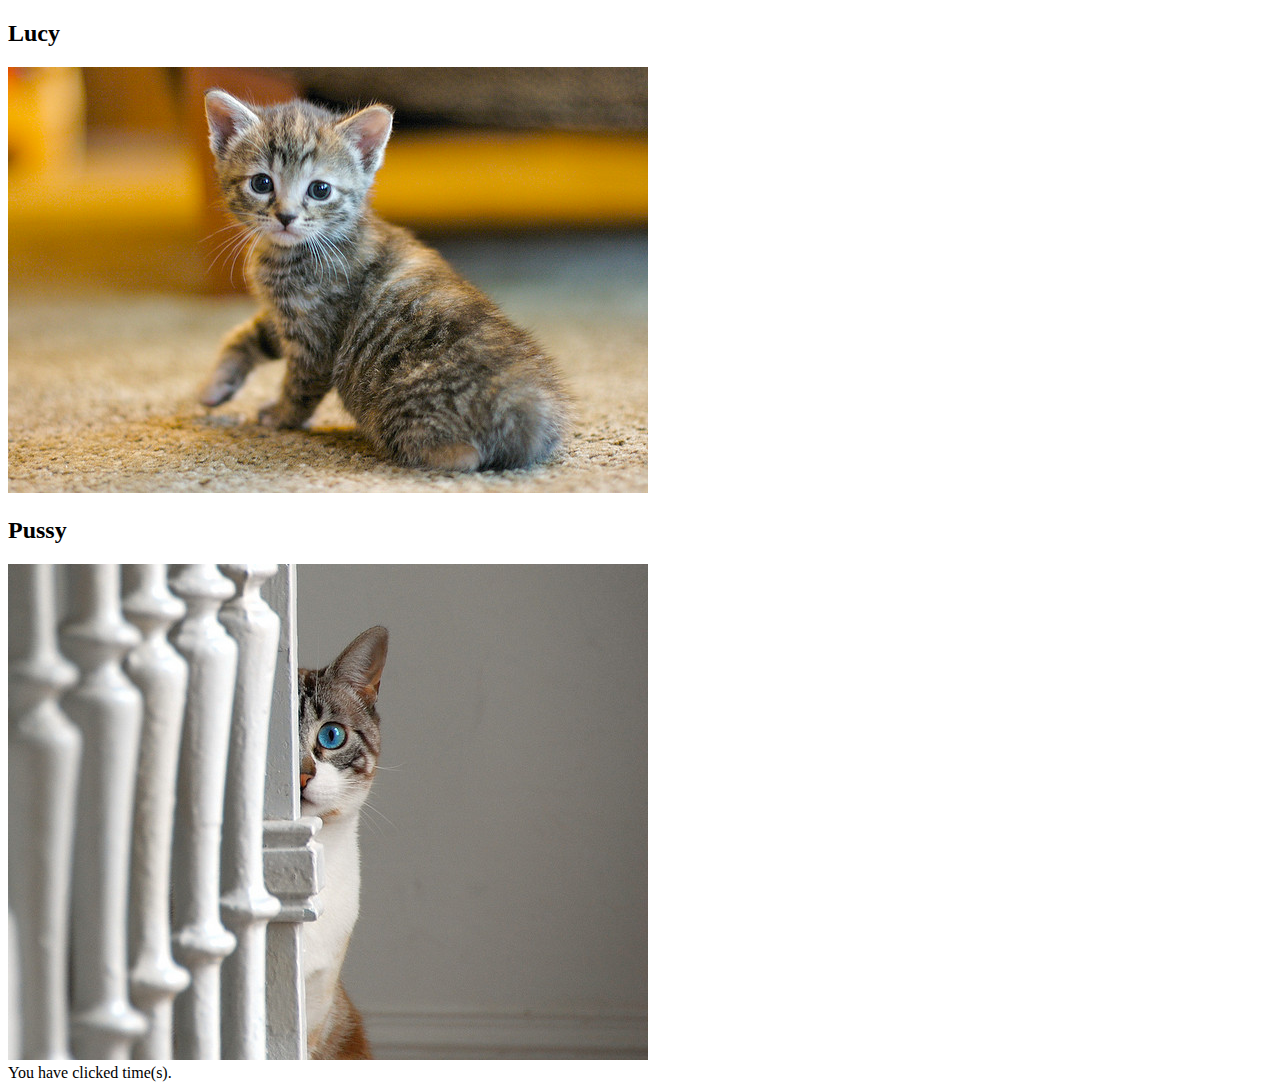
<file: Cat Clicker/index.html>
<!doctype html>
<html>
    <head>
        <meta charset="utf-8">
        <meta http-equiv="X-UA-Compatible" content="IE=edge">
        <title>Cat Clicker</title>
        <meta name="viewport" content="width=device-width, initial-scale=1">


    </head>
    <body>
      <div class="container">
        <div class="cat1">
          <h2 class="name" id="cat1name"></h2>
          <div class="catImg">
            <img src="img/cat1.jpg" alt="">
          </div>
        </div>
        <div class="cat2">
          <h2 class="name" id="cat2name"></h2>
          <div class="catImg">
            <img src="img/cat2.jpg" alt="">
          </div>
        </div>
        <div class="text">
          You have clicked <span class="counter"> </span> time(s).
        </div>
      </div>



      <script src="js/app.js"></script>
    </body>
</file>
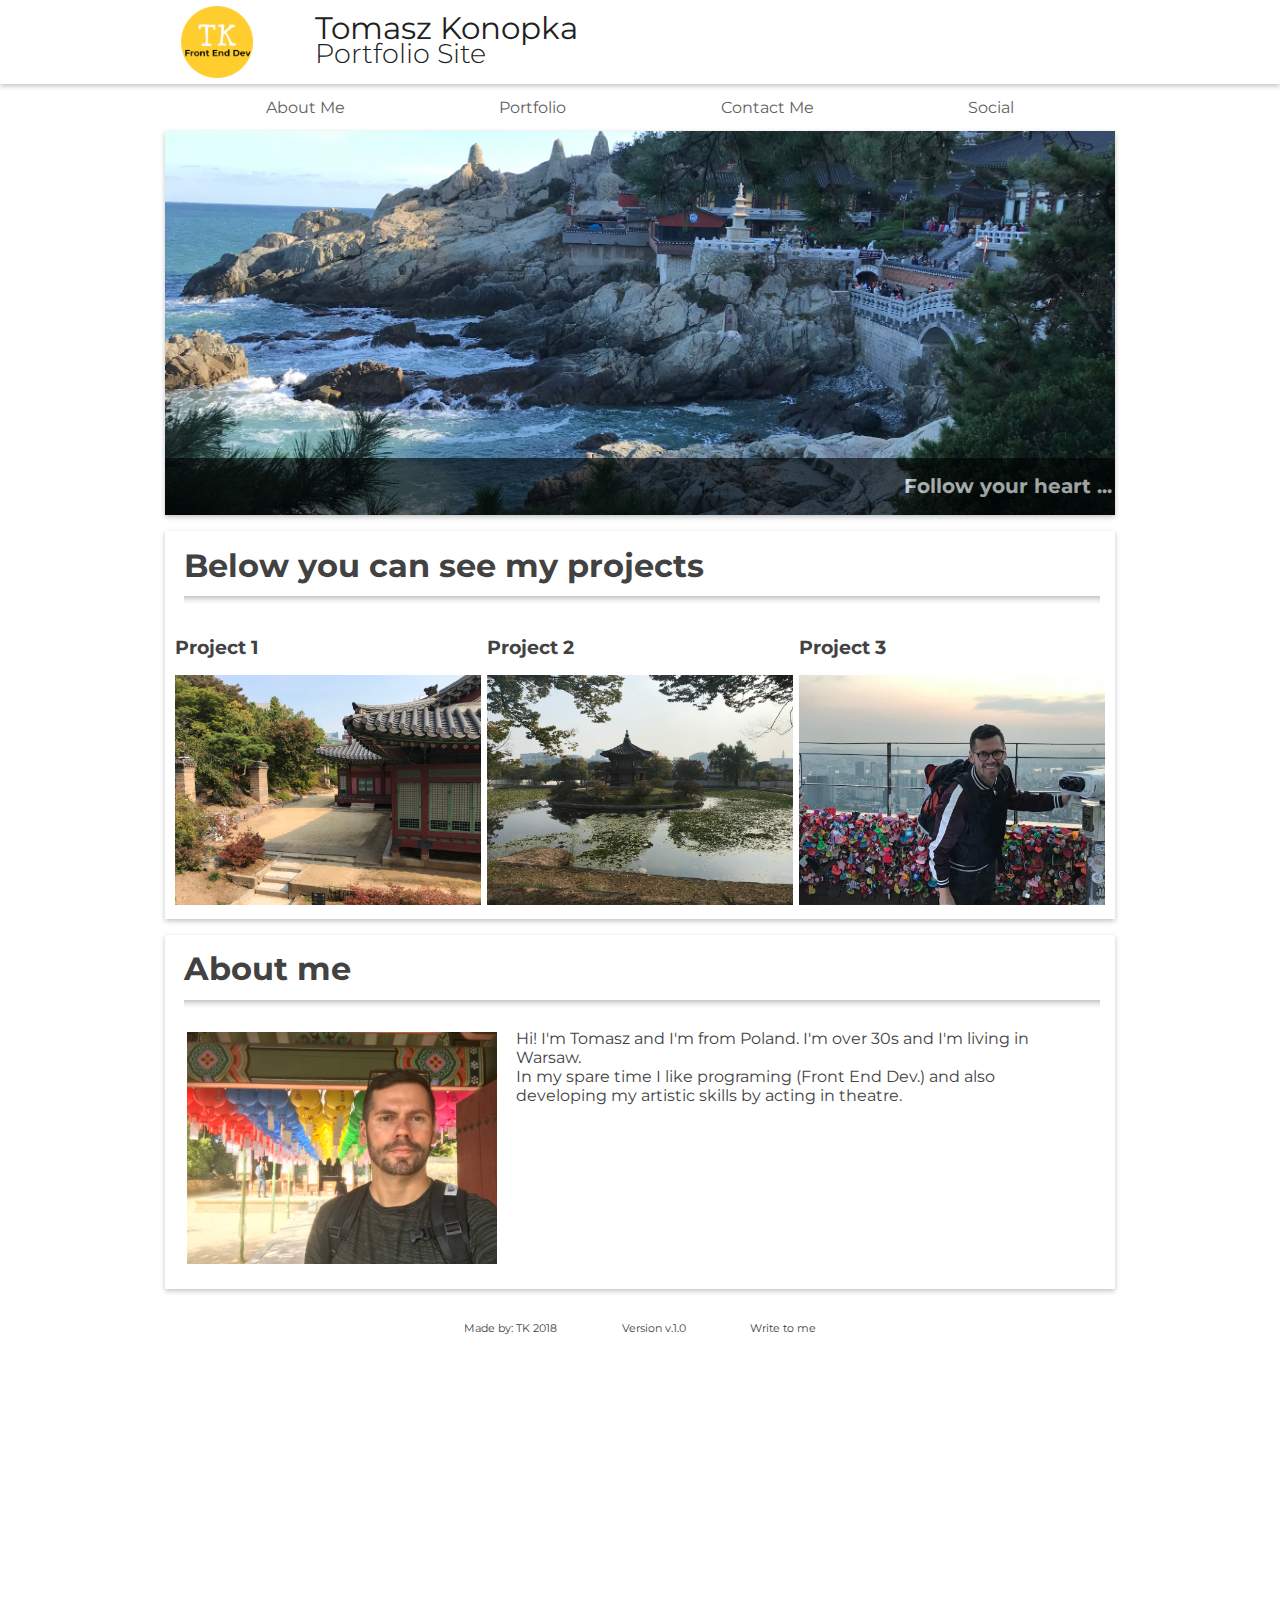
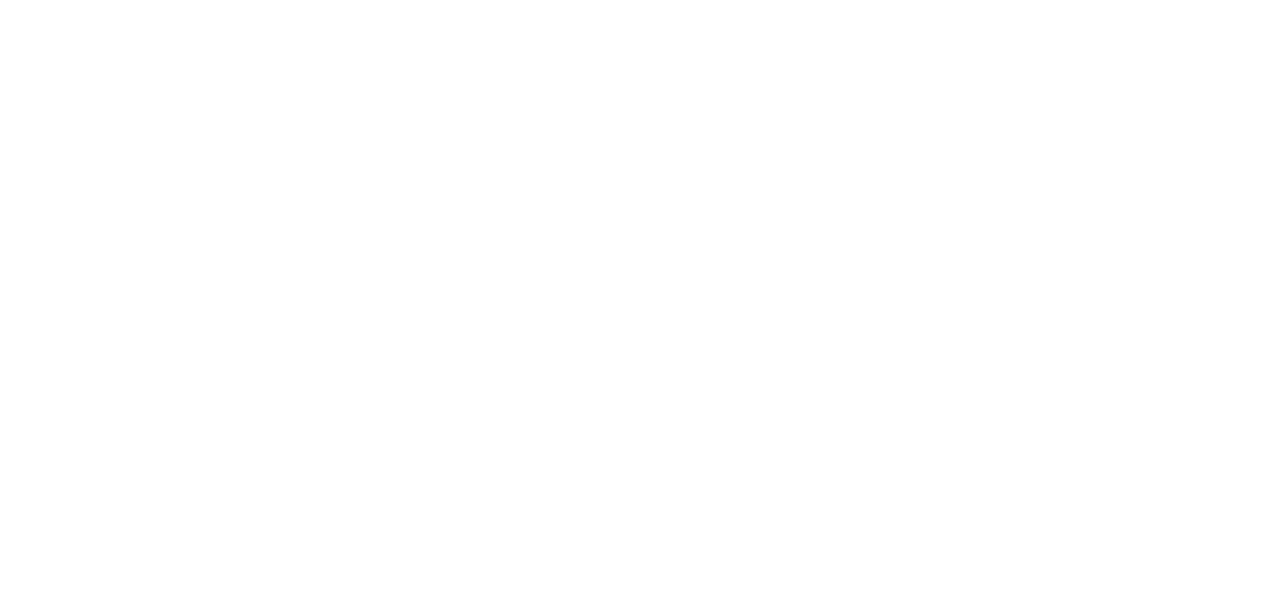
<file: Project 1/index.html>
<!doctype html>
<html lang="en">
  <head>
    <meta charset="utf-8">
    <meta http-equiv="X-UA-Compatible" content="IE=edge">

    <meta name="viewport" content="width=device-width, initial-scale=1.0">
    <title> My Portfolio Site </title>
    <!--adding css stylesheet, js files, fonts, jquery  -->
    <!-- css -->
    <link rel="stylesheet" href="css/style.css">
    <link rel="stylesheet" href="css/rwd.css">
    <!-- dynamic part incl. js -->
    <script src="js/jquery-3.3.1.min.js"></script>
    <script src="js/app.js"></script>
    <!-- font def. -->
    <link href="https://fonts.googleapis.com/css?family=Montserrat:200,300,400,500" rel="stylesheet" type="text/css">


  </head>
  <body>
    <header class="header">
      <div class="header__inner">
        <img src="img/tk_logo.png" class="header__logo" alt="Header logo picture.">
        <div class="header__inner__desc">
          <h1 class="header__title">Tomasz Konopka</h1>
          <h2 class="header__subtitle">Portfolio Site</h2>
        </div>


        <!-- here Im working on menu navigation -->
        <div class="header__menu" id="menu">
          <div class="icon">
            <div class="hamburger">
              <a href="#">
              </a>
            </div>
          </div>



        </div>
      </div>

    </header>
    <!--navigation site  -->
    <nav id="menu_nav" class="nav">
      <ul class="nav__list">
        <li class="nav__item"><a href="#aboutme">About Me</a></li>
        <li class="nav__item"><a href="#projects">Portfolio</a></li>
        <li class="nav__item"><a href="#">Contact Me</a></li>
        <li class="nav__item"><a href="#">Social</a></li>
      </ul>
    </nav>
    <main>
      <section class="content">
        <section class="main__subject">
          <div class="main__promo">
            <div class="main__description">
              <h2>Follow your heart ...</h2>
            </div>
          </div>
        </section>
        <section class="section__head" id="projects">
          <div class="projects__header">
            <h1 class="section__desc">
              Below you can see my projects
            </h1>
            <hr class="section__line">
          </div>
          <div class="content__projects">
            <article class="project">
            <div class="picture__heading">
              <h3>Project 1</h3>
            </div>
            <div class="project__picture">
              <img src="img/project_1_large.jpg" alt="Project 1 picture">
            </div>
            </article>
            <article class="project">
            <div class="picture__heading">
              <h3>Project 2</h3>
            </div>
            <div class="project__picture">
              <img src="img/project_2_large.jpg" alt="Project 2 picture">
            </div>
            </article>
            <article class="project">
            <div class="picture__heading">
              <h3>Project 3</h3>
            </div>
            <div class="project__picture">
              <img src="img/project_3_large.jpg" alt="Project 3 picture">
            </div>
            </article>
          </div>

        </section>
        <section class="section__head" id="aboutme">
          <div class="aboutme__header">
            <h1 class="section__desc">
              About me
            </h1>
            <hr class="section__line">
          </div>
          <div class="aboutme_content">
            <div class="aboutme__img">
              <img id="my_img" src="img/about_me_large.jpg" alt="My picture">
            </div>
            <div class="aboutme_article">Hi! I'm Tomasz and I'm from Poland. I'm over 30s and I'm living in Warsaw.
              <br>In my spare time I like programing (Front End Dev.) and also developing my artistic skills by acting in theatre.

            </div>
          </div>
        </section>
      </section>
    </main>


    <footer>
      <div class="footer">
        <ul class="footer__list">
          <li>Made by: TK 2018 </li>
          <li>Version v.1.0</li>
          <li><a href="#">Write to me</a></li>
        </ul>

      </div>

    </footer>

  </body>
</file>
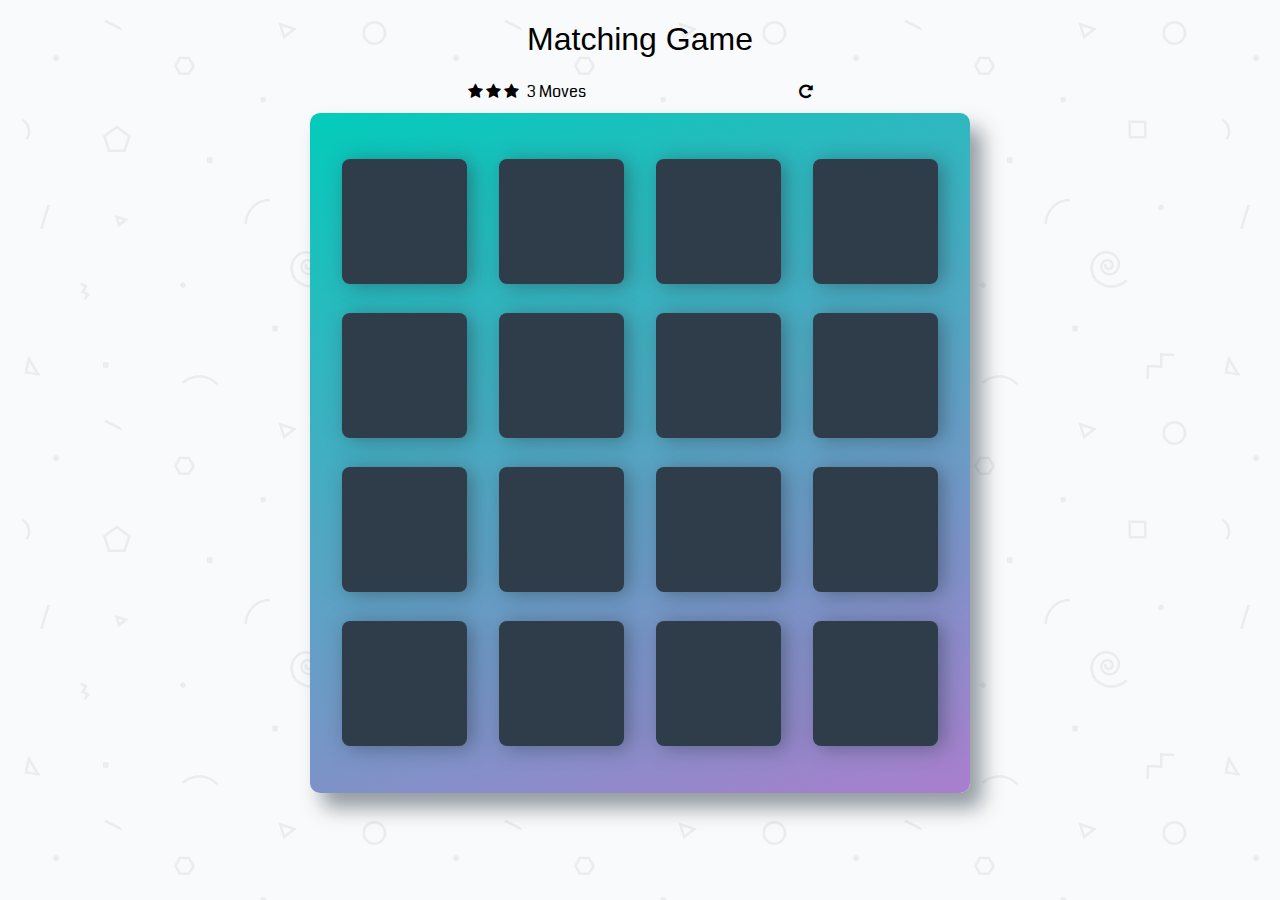
<file: Project 2/index.html>
<!doctype html>
<html lang="en">
<head>
    <meta charset="utf-8">
    <title>Matching Game</title>
    <meta name="description" content="">
    <link rel="stylesheet prefetch" href="https://maxcdn.bootstrapcdn.com/font-awesome/4.6.1/css/font-awesome.min.css">
    <link rel="stylesheet prefetch" href="https://fonts.googleapis.com/css?family=Coda">
    <link rel="stylesheet" href="css/app.css">
</head>
<body>

    <div class="container">
        <header>
            <h1>Matching Game</h1>
        </header>

        <section class="score-panel">
        	<ul class="stars">
        		<li><i class="fa fa-star"></i></li>
        		<li><i class="fa fa-star"></i></li>
        		<li><i class="fa fa-star"></i></li>
        	</ul>

        	<span class="moves">3</span> Moves

            <div class="restart">
        		<i class="fa fa-repeat"></i>
        	</div>
        </section>

        <ul class="deck"></ul>
    </div>

    <script src="js/app.js"></script>
</body>
</html>
</file>
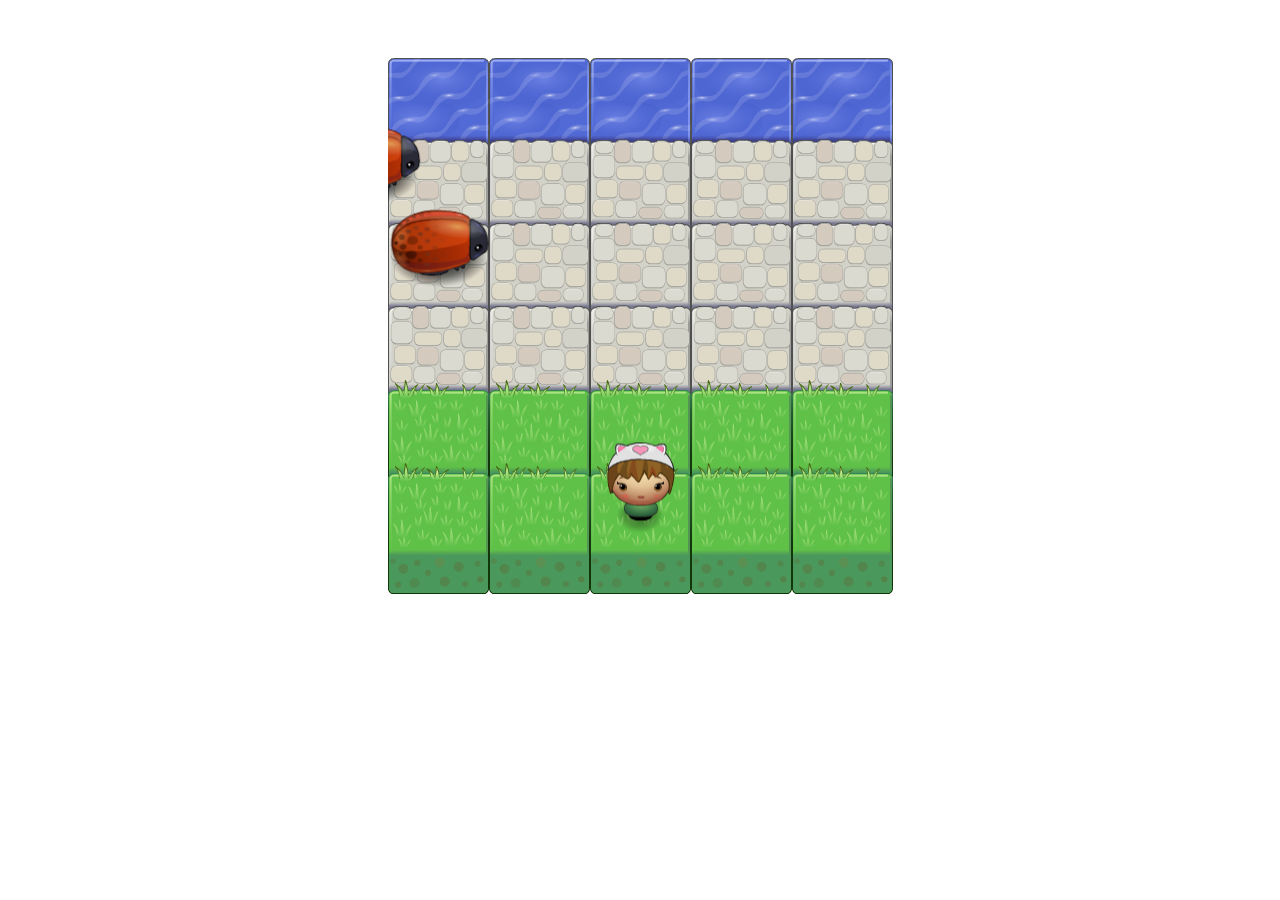
<file: Project 3/index.html>
<!DOCTYPE html>
<html>
<head>
    <meta charset="UTF-8">
    <title>Effective JavaScript: Frogger</title>
    <link rel="stylesheet" href="css/style.css">
</head>
<body>
    <div class="modal" id="myModal">
      <div class="modalWin-content">
        <span class="close">&times;</span>
        <div>
          <p>Congrats!!!</p>
          <p>You won the game!:)</p>
          <button class="restart">Restart</button>
        </div>
      </div>
      <div class="modalLost-content">
        <span class="close">&times;</span>
        <div>
          <p>Sorry!!!!!</p>
          <p>You lost the game!:((</p>
          <button class="restart">Restart</button>
        </div>

      </div>
  </div>


    <script src="js/resources.js"></script>
    <script src="js/app.js"></script>
    <script src="js/engine.js"></script>

</body>
</html>
</file>
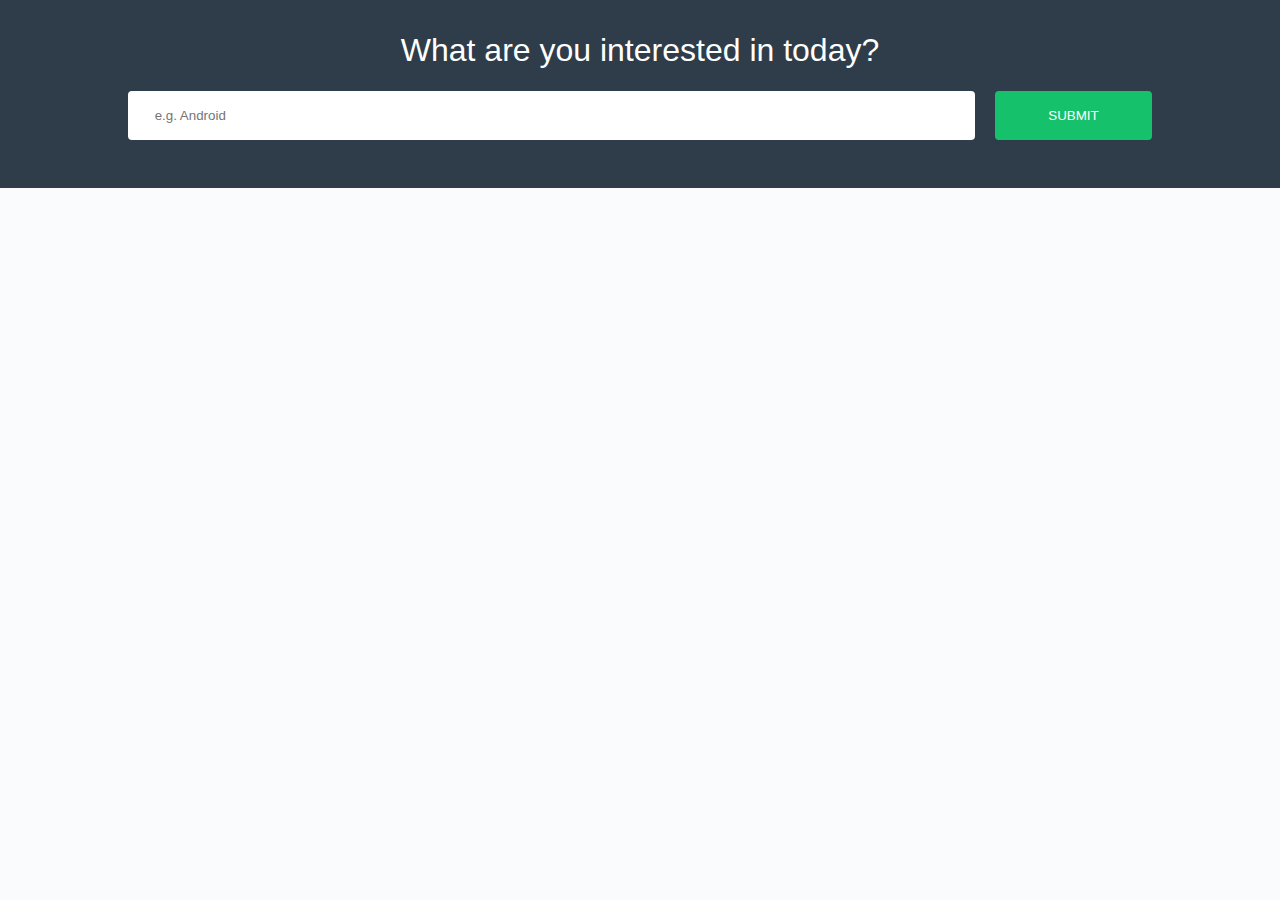
<file: AJAX_exercise/lesson-1-async-w-xhr/index.html>
<!DOCTYPE html>
<html>
<head>
    <meta charset="utf-8">
    <title>Make Asynchronous Requests</title>
    <link href="https://fonts.googleapis.com/css?family=Open+Sans" rel="stylesheet">
    <link href="../css/styles.css" rel="stylesheet">
</head>
<body>

    <header class="masthead">
        <h1>What are you interested in today?</h1>

        <div class="site-container">
            <form id="search-form" action="#">
                <label for="search-keyword" class="visuallyhidden">What are you interested in today?</label>
                <input id="search-keyword" type="text" name="search-keyword" placeholder="e.g. Android" required>
                <input id="submit-btn" type="submit" value="Submit">
            </form>
        </div>
    </header>

    <div class="site-container">
        <div id="response-header"></div>
        <div id="response-container"></div>
    </div>

    <script src="app.js"></script>
</body>
</html>
</file>
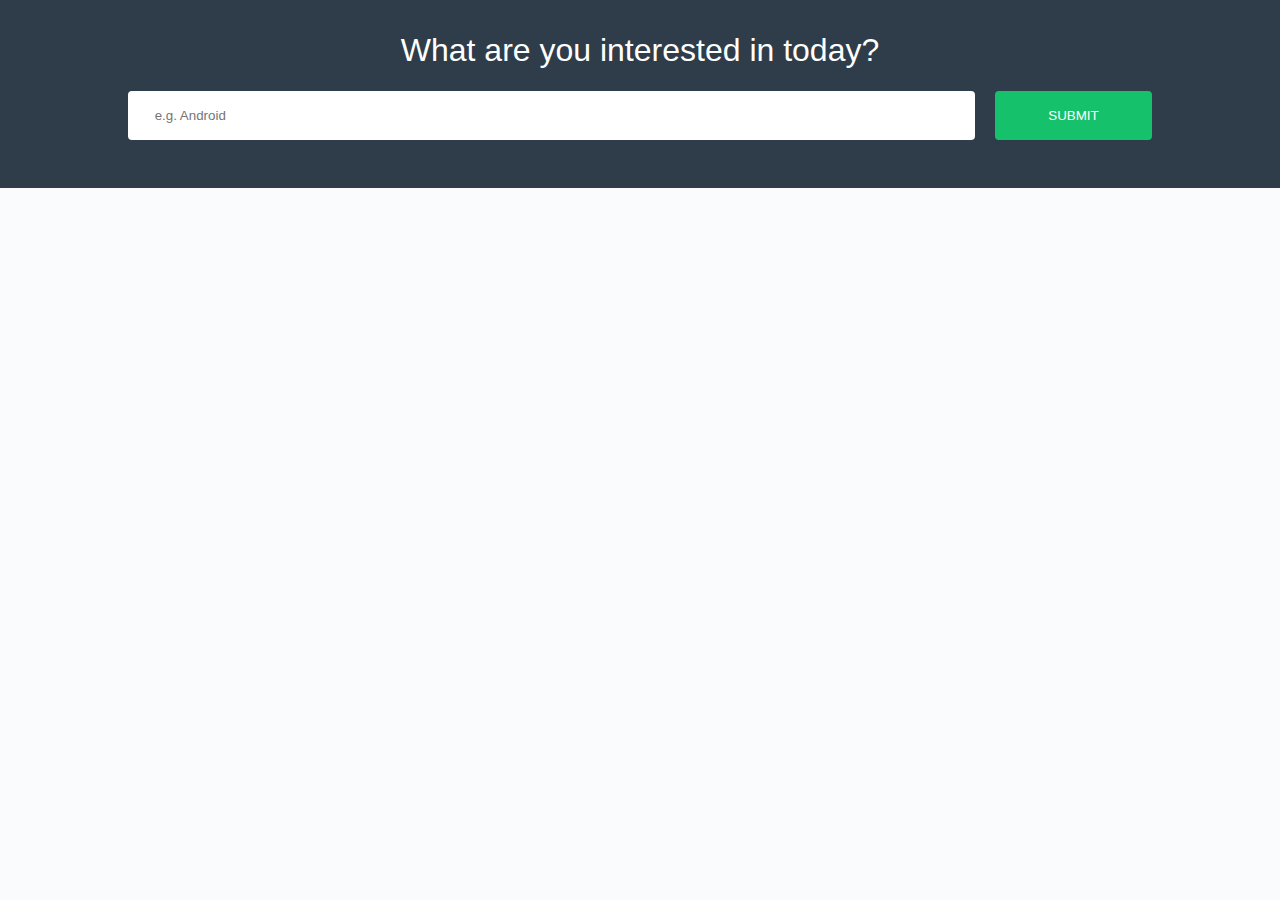
<file: AJAX_exercise/lesson-2-async-w-jQuery/index.html>
<!DOCTYPE html>
<html>
<head>
    <meta charset="utf-8">
    <title>Make Asynchronous Requests</title>
    <link href="https://fonts.googleapis.com/css?family=Open+Sans" rel="stylesheet">
    <link href="../css/styles.css" rel="stylesheet">
    <!-- <script
  src="https://code.jquery.com/jquery-3.4.0.min.js"
  integrity="sha256-BJeo0qm959uMBGb65z40ejJYGSgR7REI4+CW1fNKwOg="
  crossorigin="anonymous"></script> -->
</head>
<body>

    <header class="masthead">
        <h1>What are you interested in today?</h1>

        <div class="site-container">
            <form id="search-form" action="#">
                <label for="search-keyword" class="visuallyhidden">What are you interested in today?</label>
                <input id="search-keyword" type="text" name="search-keyword" placeholder="e.g. Android" required>
                <input id="submit-btn" type="submit" value="Submit">
            </form>
        </div>
    </header>

    <div class="site-container">
        <div id="response-header"></div>
        <div id="response-container"></div>
    </div>

    <script src="jquery.js"></script>
    <script src="app.js"></script>
</body>
</html>
</file>
<file: Project 1/css/style.css>
/*****
GENERAL formatting
*****/

body, html, footer {
  margin: 0;
  padding: 0;
  width: 100%;
  height: 100%;
  font-size: 16px;
  line-height: 1.2em;
}

body, main, footer {
  font-family: Montserrat, "Open Sans", sans-serif;
  font-size: 16px;
  color: #424242;
}

/*adding general formating for RDW*/
img, embed, object, video {
  max-width: 100%;
}

a, button {
  min-width: 48px;
  min-height: 48px;
}

a:hover, button:hover {
  cursor: pointer;

}

/* h1, h2, h3, h4, h5 {
  margin: 0;
} */

/* TODO - sprawdzic czy potrzbuje tego */
header, nav, footer, section, article, div {
  box-sizing: border-box;
}

ul, ol {
  list-style: none;
  padding: 0;
  margin: 0;
}

/*****
FORMATTING Header
******/
.header {
  width: 100%;
  min-height: 60px;
  transition: min-height 0.3s;
  box-shadow: 0 2px 5px rgba(20, 20, 20, 0.26);

}
.header_inner {
  width: 100%;
  margin-left: auto;
  margin-right: auto;
}

.header__logo{
 height: 65px;
 margin: 2px 12px;
 vertical-align: top;
 display: inline;
}

.header__inner__desc {
  display: inline-block;
  margin: auto;

}

.header__title {
  font-weight: 400;
  font-size: 1.5em;
  padding-top: 0px;
  margin: 0.5em 0.2em 0 0;
  color: #212121;


}
.header__subtitle {
  font-weight: 300;
  font-size: 1.3em;
  display: block;
  margin: 0;
  padding: 0;
  color: #212121;

}
.header__menu{
  position: absolute;
  display: inline-block;
  float: right;
  top: 35px;
  right: 10px;


}

/* formatting menu icon hamburger*/
.icon {
  /* position: fixed; */
  /* transform: translate(-50%, -50%); */
  width: 60px;
  height: 40px;
  cursor: pointer;
  background: rgba(0,0,0,0);

}
.hamburger {
  /* position: fixed; */
  /* transform: translate(-50%, -50%); */
  width: 48px;
  height: 6px;
  background: rgb(150,150,150);
  box-shadow: 0 2px 5px rgba(0,0,0,.2);
  transition: 0.5s;
}
.hamburger:before, .hamburger:after {
  content: '';
  position: absolute;
  width: 48px;
  height: 6px;
  background: rgb(150,150,150);
  box-shadow: 0 2px 5px rgba(0,0,0,.2);
  transition: 0.5s;
}
.hamburger:before {
  top: -16px;
}
.hamburger:after {
  top: 16px;
}
.icon.active .hamburger {
  background: rgba(0,0,0,0);
  box-shadow: 0 2px 5px rgba(0,0,0,0);
}
.icon.active .hamburger:before {
  top: 0px;
  transform: rotate(45deg);
}
.icon.active .hamburger:after {
  top: 0px;
  transform: rotate(135deg);
}



/****
NAVIGATION BAR FORMATTING
****/



.nav {
  width: 100%;
  margin-left: auto;
  margin-right: auto;
}

.nav__list {
  list-style-type: none;
  width: 100%;
  padding: 4px 0px;

}

.nav__item {
  display: inline-block;
  padding: 10px 0px;

}

.nav a {
  text-decoration: none;
  color: #616161;
  padding: 1.2em;
}

.nav a:hover {
  text-decoration: underline;
  color: #C0C0C0;
}


/****
MAIN formatting
*****/
.content {
  display: flex;
  flex-wrap: wrap;
}
.main__subject{
  width: 98%;
  margin-left: auto;
  margin-right: auto;

}
.main__promo {
  background-image: url("../img/projects_intro_large.jpg");
  background-position: center;
  background-size: cover;
  max-width: 100%;
  margin: auto;
  position: relative;
  height: 30vw;
  margin-top: 0;
  box-shadow: 0 2px 5px rgba(20, 20, 20, 0.26);

}
.main__description {
  box-sizing: border-box;
  position: absolute;
  background-color: #000;
  color: #fff;
  opacity: 0.6;
  bottom: 0;
  padding: 0.2em;
  width: 100%;
  text-align: right;

}

.aboutme__img {
  width: 25%;
  left: 10px;
  margin: 0.2em 0.6em 0.5em 0;
  display: inline-block;
  float: left;

}
/* #my_img {
  border-radius: 6px;
  width: 20%;
  display: inline-block;
} */
.aboutme_article {
  width: 60%;
  overflow: auto;

  padding: 0 1em;
  margin: 0.6em 0.1em 1em 0.1em;
}

.section__head {
  margin-top: 1em;
  box-shadow: 0 2px 5px rgba(20, 20, 20, 0.26);
  padding: 0.2em;
}
.section__line {
  height: 8px;
  border: 0;
  box-shadow: 0 8px 8px -8px #8c8b8b inset;
}
.content__projects, .aboutme_content {
  padding: 0.2em;
}

/****
FOOTER FORMATTING
*****/

footer {
  /* border-top: 1px solid #E0E0E0; */
  padding: 0px;
  margin: 0px;
  margin-top: 1em;
  width: 100%;
  position: relative;
  left: 0px;
  text-align: center;
}
.footer__list {
  align-items: baseline;
  list-style: none;
  margin: auto;
}
.footer li {
  display: inline-block;
  margin: 0.5em 2em;
  padding: 0.7em;
  font-weight: 400;
  font-size: 0.7em;
}

.footer a {
  text-decoration: none;
  color: inherit;

}
.footer a:hover {
  text-decoration: underline;
  color: #C0C0C0;
}
</file>
<file: Project 1/css/rwd.css>
.content, .content__projects {
  display: flex;
  flex-wrap: wrap;
  width: 100%;
}

@media screen and (max-width: 220px){
  body, html, footer, h1, h2, h3 {
    font-size: 14px;
    line-height: 1.1em;
  }
  .nav {
    z-index: 10;
    background-color: #fff;
    width: 100%;
    position: absolute;
    -webkit-transform: translate(-9999px, 0);
    transform: translate(-9999px, 0);
    transition: transform 0.3s ease;
  }
  .nav.open {
    -webkit-transform: translate(0, 0);
    transform: translate(0, 0);
  }
   .nav[class=open]  {
    -webkit-transform: translate(0, 200px);
    transform: translate(0, 200px);
  }

  .nav__item {
    display: list-item;
    border-bottom: 1px solid #E0E0E0;
    width: 100%;
    text-align: right;
  }
  .main__subject {
    width: 100%;
    order: 0;
  }
  .main__description {
    font-size: 0.55em;
  }

  .aboutme__img {
    min-width: 100%;
    margin-left: 0px;
  }
  .aboutme_article {

    overflow: hidden;
    float: none;
    padding: 0.3em 0.1em;
    margin-left: 0.2em;
  }

}

@media screen and (min-width:221px) and (max-width: 570px){

  body, html, footer, h1, h2, h3 {
    font-size: 15px;
    line-height: 1.1em;
  }
/* now im removing as i add 220-width - it should stay beacause it come back to general formatting */
  .nav {
    z-index: 10;
    background-color: #fff;
    width: 100%;
    position: absolute;

    -webkit-transform: translate(-9999px, 0);
    transform: translate(-9999px, 0);

    transition: transform 0.3s ease;
  }
  .nav.open {
    -webkit-transform: translate(0, 0);
    transform: translate(0, 0);
  }
   .nav[class=open]  {
    -webkit-transform: translate(0, 200px);
    transform: translate(0, 200px);
  }

  .nav__item {
    display: list-item;
    border-bottom: 1px solid #E0E0E0;
    width: 100%;
    text-align: right;
  }
  .header__inner{
    margin: auto;
    width: 100%;
  }
  .header__inner__desc{

  }
  .main__subject {
    width: 100%;
    order: 0;
  }
  .main__description {
    font-size: 0.55em;
  }
  .project {
    width: 95%;
    padding: 0.1em;
    margin: 0.1em 0.1em;
    margin: auto;
  }
  .aboutme__img {
    width: 200px;
    display: inline-block;
    clear: left;
    padding: 0 0.2em;
  }
  .aboutme_article {
    overflow: auto;
    padding: 0.3em 0.5em;
    margin-left: 0.8em;
    display: inline;
  }
}
@media screen and (min-width: 570px) {
 .header__logo {
    height: 80px;
  }
  .header__menu {
    display: none;
  }
  .header__title{

  }
  .header__inner {
    width:100%;
    margin-left: auto;
    margin-right: auto;
  }
  .header__inner__desc {
    font-size: 1.3em;
    margin: 0 0 0.5em 2em;
  }
  .header__title {
    margin-top: 0.6em;
    padding-bottom: 0.2em;
  }
  .nav {
    width: 100%;
    margin-left: auto;
    margin-right: auto;
  }
  .nav__list {
    text-align: center;
}
  .main__promo {
    max-height: 500px;
    width: auto;
  }
  .project {
    width: 50%;
    padding: 0 0.1em;
    margin: 0em 0.1em;
    margin: auto;
  }
  .main__description {
    font-size: 0.6em;
  }

  .projects__header, .aboutme__header {
    width: 96%;
    margin: 0 0.8em;
  }
  .aboutme__img {
    min-width: 33%;
    padding: 0.6em 0;
    margin-left: 1em;
    display: inline-block;
  }
  .aboutme_article {
    overflow: auto;
    padding: 0 0.5em;
    display: inline-block;
  }

}



@media screen and (min-width: 620px) {
  .nav {
    width: 100%;
    margin-left: auto;
    margin-right: auto;
  }
  .nav__item {
    margin: 0 1em;
  }
  .nav__list {
    text-align: center;

  }
  .project {
    width: 49%;
    padding: 0.2em;
    /* margin: 0.4em 0; */
    margin: auto;
  }
  .main__description {
    font-size: 0.7em;
  }

}

@media screen and (min-width: 730px){
  .nav {
    width: 100%;
    margin-left: auto;
    margin-right: auto;
  }
  .nav__item {
    margin: 0 2em;
  }
  .nav__list {
    text-align: center;
  }
  .main__description {
    font-size: 0.82em;
  }
  .project {
    width: 48%;
    padding: 0.1em;
    margin: 0.1em auto;
  }
}

@media screen and (min-width: 950px) {
  .content, main, .header__inner, .nav, .footer, .main__promo {
    width: 950px;
    margin-left: auto;
    margin-right: auto;

}

  .main__subject {
    width: 100%;
    order: 0;
  }

  .aboutme {
    width: 100%;
    order: 3;
  }
  .project {
    width: 33%;
    padding: 0.1em 0.1em;
    margin: 0.1em auto;
  }
  .projects__header, .aboutme__header {
    width: 97%;
    margin: 0 1em;
  }
  .nav__item {
    margin: 0 3.5em;
  }

}
</file>
<file: Project 2/css/app.css>
html {
    box-sizing: border-box;
}

*,
*::before,
*::after {
    box-sizing: inherit;
}

html,
body {
    width: 100%;
    height: 100%;
    margin: 0;
    padding: 0;
}

body {
    background: #ffffff url('../img/geometry2.png'); /* Background pattern from Subtle Patterns */
    font-family: 'Coda', cursive;
}

.container {
    display: flex;
    justify-content: center;
    align-items: center;
    flex-direction: column;
}

h1 {
    font-family: 'Open Sans', sans-serif;
    font-weight: 300;
}

/*
 * Styles for the deck of cards
 */

.deck {
    width: 660px;
    min-height: 680px;
    background: linear-gradient(160deg, #02ccba 0%, #aa7ecd 100%);
    padding: 32px;
    border-radius: 10px;
    box-shadow: 12px 15px 20px 0 rgba(46, 61, 73, 0.5);
    display: flex;
    flex-wrap: wrap;
    justify-content: space-between;
    align-items: center;
    margin: 0 0 3em;
}

.deck .card {
    height: 125px;
    width: 125px;
    background: #2e3d49;
    font-size: 0;
    color: #ffffff;
    border-radius: 8px;
    cursor: pointer;
    display: flex;
    justify-content: center;
    align-items: center;
    box-shadow: 5px 2px 20px 0 rgba(46, 61, 73, 0.5);
}

.deck .card.open {
    transform: rotateY(0);
    background: #02b3e4;
    cursor: default;
}

.deck .card.show {
    font-size: 33px;
}

.deck .card.match {
    cursor: default;
    background: #02ccba;
    font-size: 33px;
}

/*
 * Styles for the Score Panel
 */

.score-panel {
    text-align: left;
    width: 345px;
    margin-bottom: 10px;
}

.score-panel .stars {
    margin: 0;
    padding: 0;
    display: inline-block;
    margin: 0 5px 0 0;
}

.score-panel .stars li {
    list-style: none;
    display: inline-block;
}

.score-panel .restart {
    float: right;
    cursor: pointer;
}
</file>
<file: Project 3/css/style.css>
body {
    text-align: center;
}

.modal {
  display: none;
  position: fixed;
  z-index: 1;
  left: 0;
  top: 0;
  width: 100%;
  height: 100%;
  overflow: auto; /* Enable scroll */
  /* background-color: rgb(0,0,0);  */
  background-color: rgba(0,0,0,0.5);
}

.unhide {
  display: block;
}

/* Modal Content/Box */
.modalWin-content {
  background-color: #fefefe;
  margin: 15% auto;
  padding: 20px 20px 40px 40px;
  border: 2px solid #888;
  box-shadow: 5px 10px #888888;
  width: 80%;
  font-size: 20px; /
}

.modalLost-content {
  background-color: #fefefe;
  margin: 15% auto;
  padding: 20px 20px 40px 40px;

  border: 2px solid #888;
  box-shadow: 5px 10px #888888;
  width: 80%;
  font-size: 20px; /
}

/* The Close Button */
.restart {
  /* margin-left:auto;
  margin-right:0; */
  display: inline-grid;
  text-align: right;
  background-color: #75a3a3;
  color: #fff;
  float: right;
  overflow: auto;
  font-size: 20px;

}

.restart:hover,
.restart:focus {
  font-weight: bold;
}

.close {
  color: #000000;
  float: right;
  font-size: 28px;
  font-weight: bold;
}

.close:hover,
.close:focus {
  color: #75a3a3;
  font-size: 30px;
}
</file>
<file: AJAX_exercise/css/styles.css>
html {
    box-sizing: border-box;
}

*,
*::before,
*::after {
    box-sizing: inherit;
}

body {
    background: #fafbfc;
    font-family: OpenSans, sans-serif;
    margin: 0;
    padding: 0;
}

.site-container {
    margin: auto;
    max-width: 1200px;
    width: 80%;
}

.masthead {
    background: #2e3d49;
    padding: 2em 0;
}

.masthead h1 {
    color: #ffffff;
    font-weight: normal;
    margin: 0;
    margin-bottom: 0.2em;
    text-align: center;
}

/*** Search Form ***/
#search-form {
    display: flex;
    padding: 1em 0;
}

#search-keyword {
    border: none;
    border-radius: 4px;
    flex-grow: 1;
    margin-right: 1.5em;
    padding: 1.25em 2em;
}

#submit-btn {
    background-color: #15c26b;
    border: none;
    border-radius: 4px;
    color: #ffffff;
    cursor: pointer;
    padding: 1em 4em;
    text-transform: uppercase;
}

#submit-btn:hover {
    background-color: #12a159;
}


/*** Response Container ***/
#response-container {
    margin-top: 2em;
}

/*** Image Styline ***/
figure {
    margin: 0;
    margin-bottom: 2em;
    position: relative;
    text-align: center;
}

figure img {
    box-shadow: 0 0 10px 0 rgba(0, 0, 0, 0.1);
    max-width: 40%;
    /* width: 100%; */
}

figcaption {
    bottom: 5px;
    background: rgba(0, 0, 0, 0.5);
    color: #ffffff;
    font-size: 14px;
    padding: 0.8em 1.4em;
    position: absolute;
    width: 100%;
}

/*** Article Styling ***/
ul {
    list-style: none;
    padding: 0;
}

.article {
    background: url('../images/icon-article.png'), #ffffff;
    background-position: 1.5em 1.2em;
    background-repeat: no-repeat;
    background-size: 1.8em;
    border: solid 1px #dbe2e8;
    box-shadow: 0 0 10px 0 rgba(0, 0, 0, 0.1);
    margin-bottom: 0.5em;
    padding: 1em 2em 1em 4.8em;
}

.article:hover {
    box-shadow: 0 0 20px 0 rgba(0, 0, 0, 0.2);
}

.article h2 {
    font-size: 18px;
    font-weight: 600;
    margin: 0;
}

.article h2 a {
    color: #02b3e4;
    text-decoration: none;
}

.article h2 a:hover {
    text-decoration: underline;
}

.article p {
    font-size: 0.9em;
    line-height: 1.4;
}


/*** Error State Styling ***/
.error-no-image {
    background: url(../images/icon-no-image.png) no-repeat 50% top;
    margin-bottom: 3em;
    padding-top: 8em;
    text-align: center;
}

.error-no-articles {
    background: url('../images/icon-no-articles.png') no-repeat 50% top;
    margin-top: 3em;
    padding-top: 8em;
    text-align: center;
}

/*** Helpers ***/
.visuallyhidden {
    border: 0;
    clip: rect(0 0 0 0);
    height: 1px;
    margin: -1px;
    overflow: hidden;
    padding: 0;
    position: absolute;
    width: 1px;
    white-space: nowrap; /* 1 */
}
</file>
